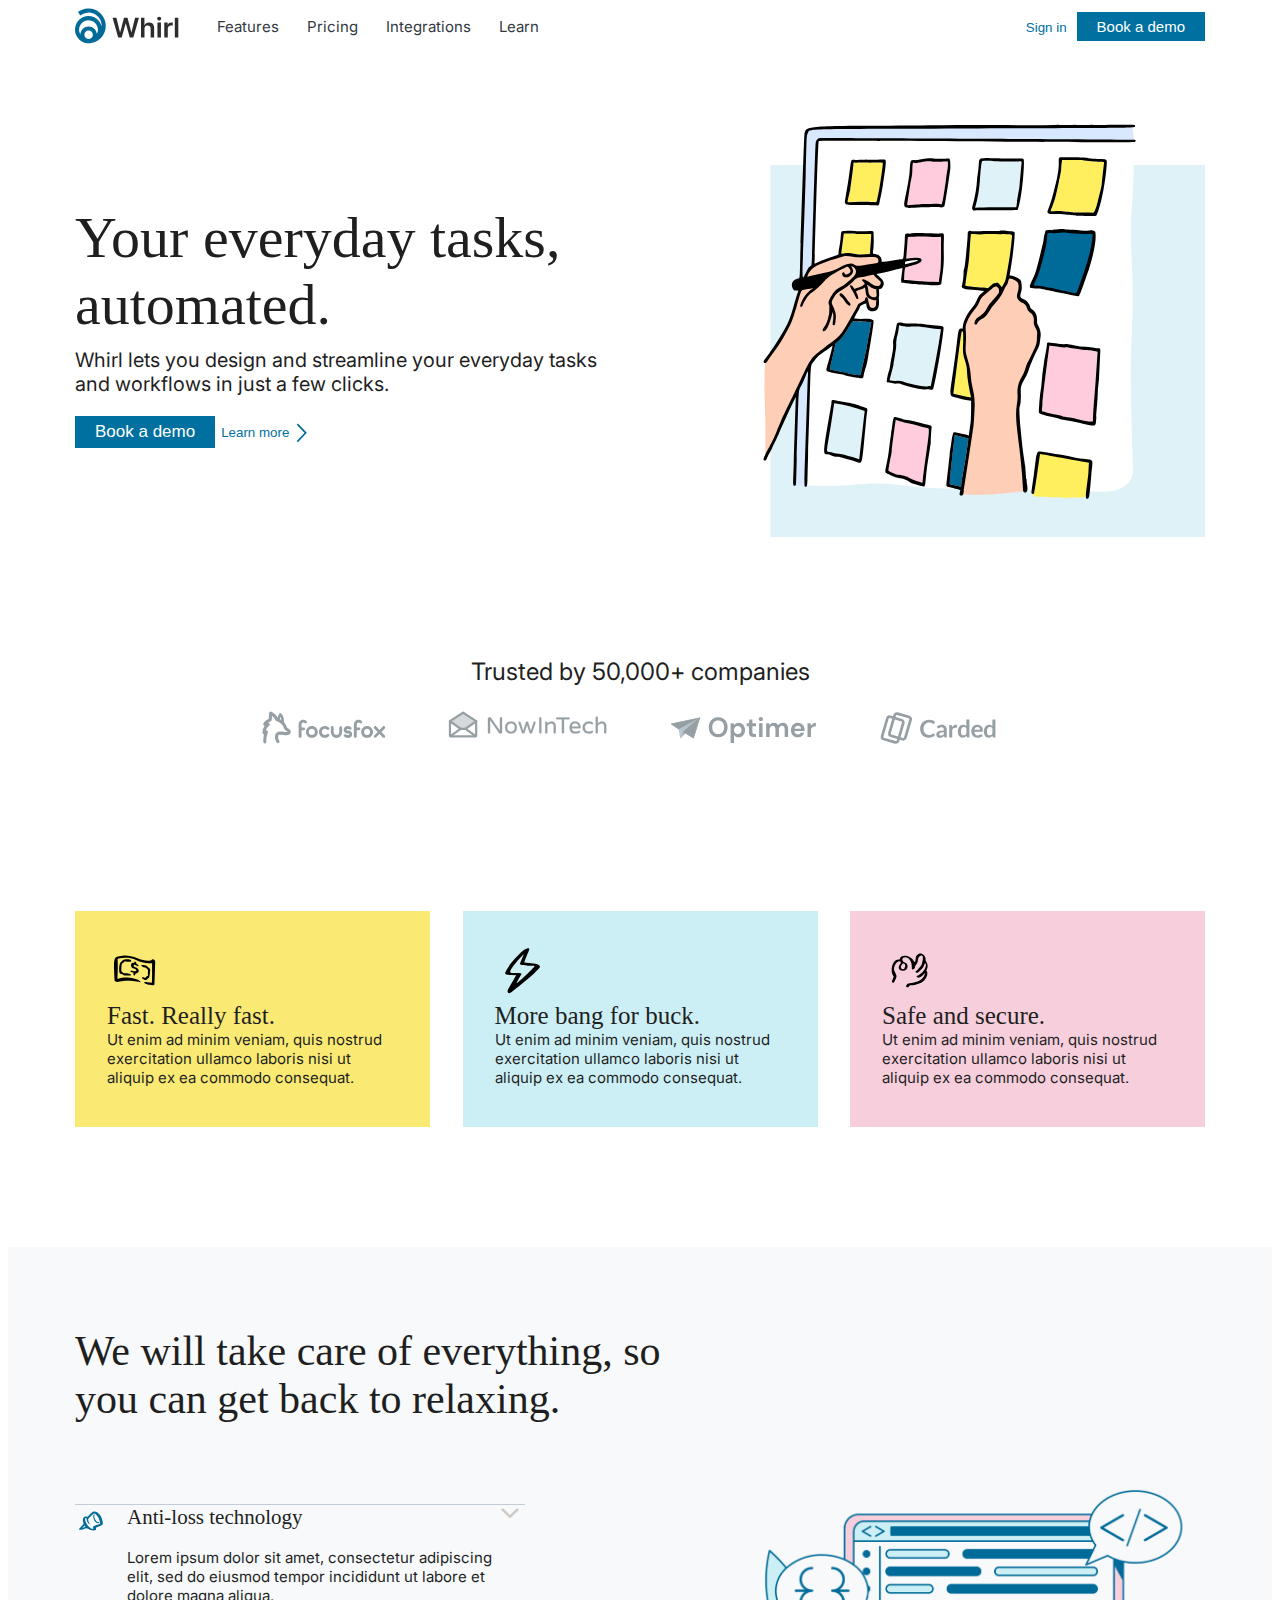
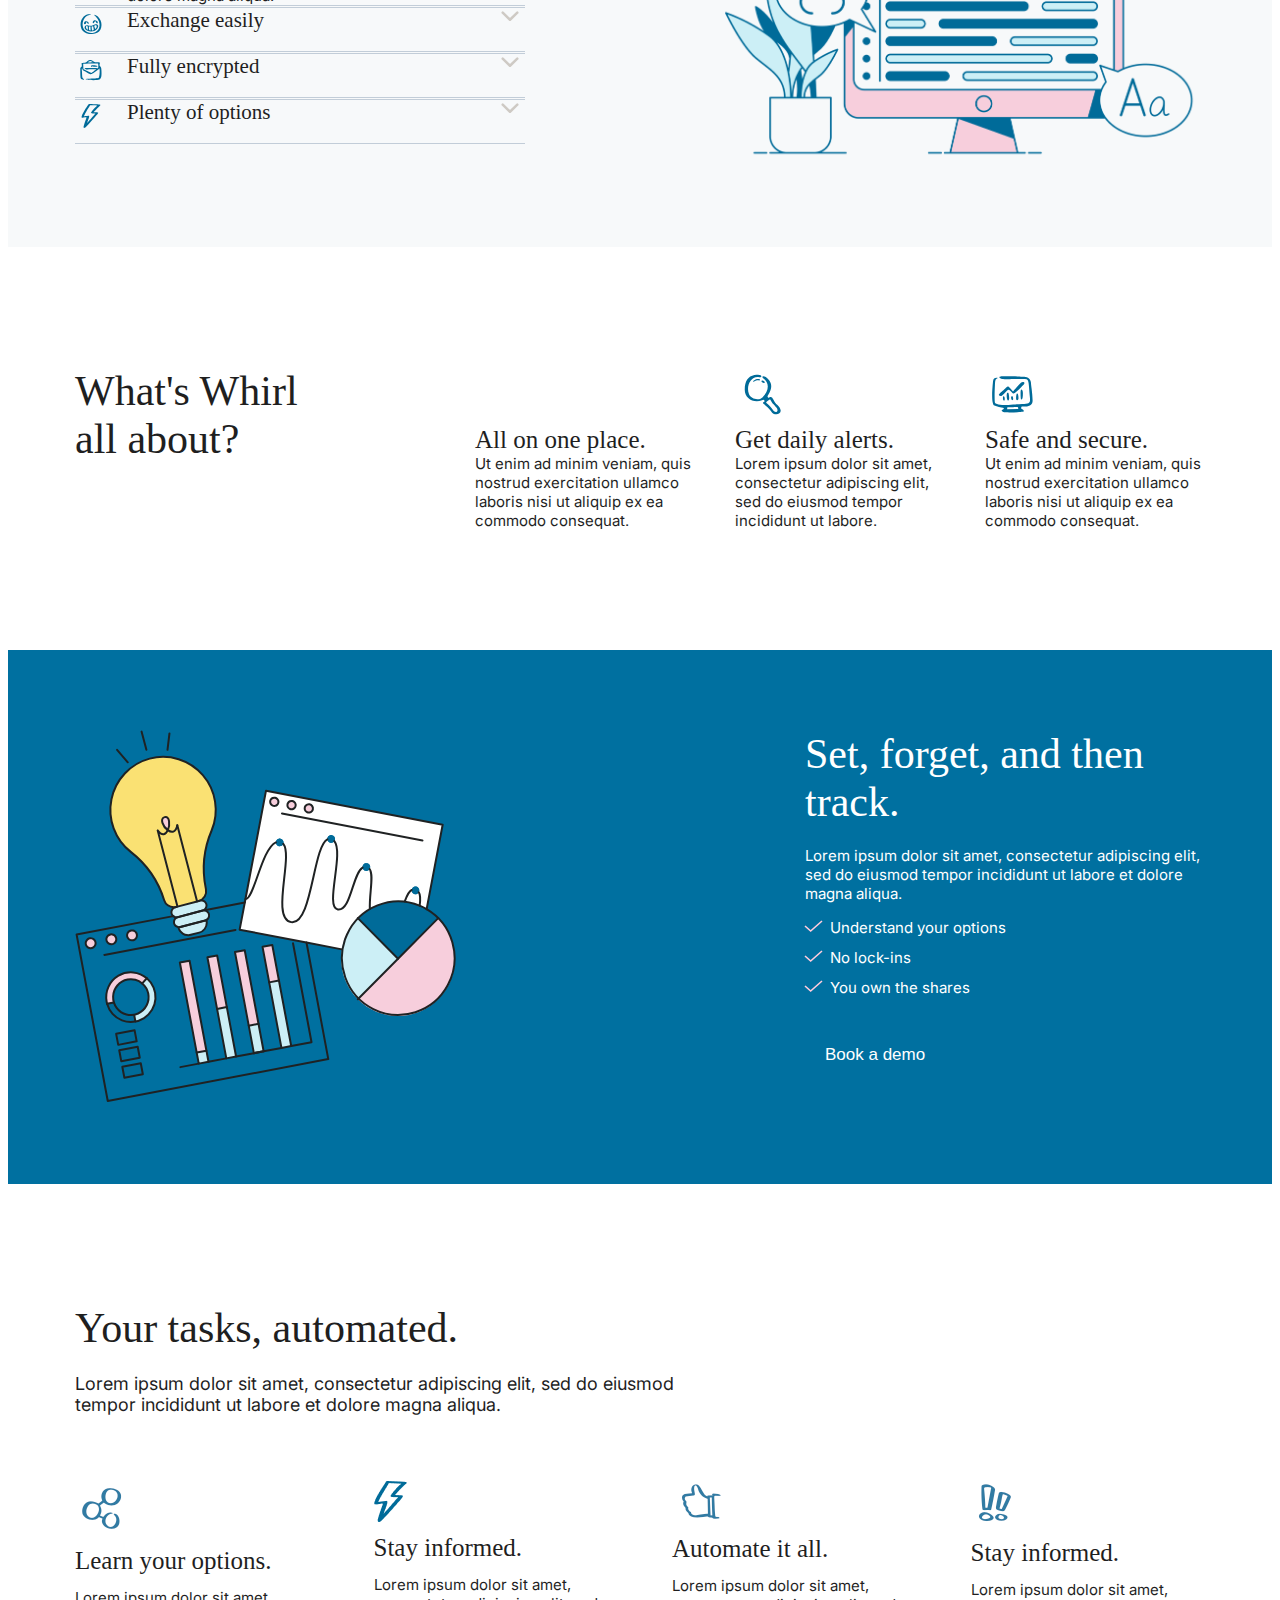
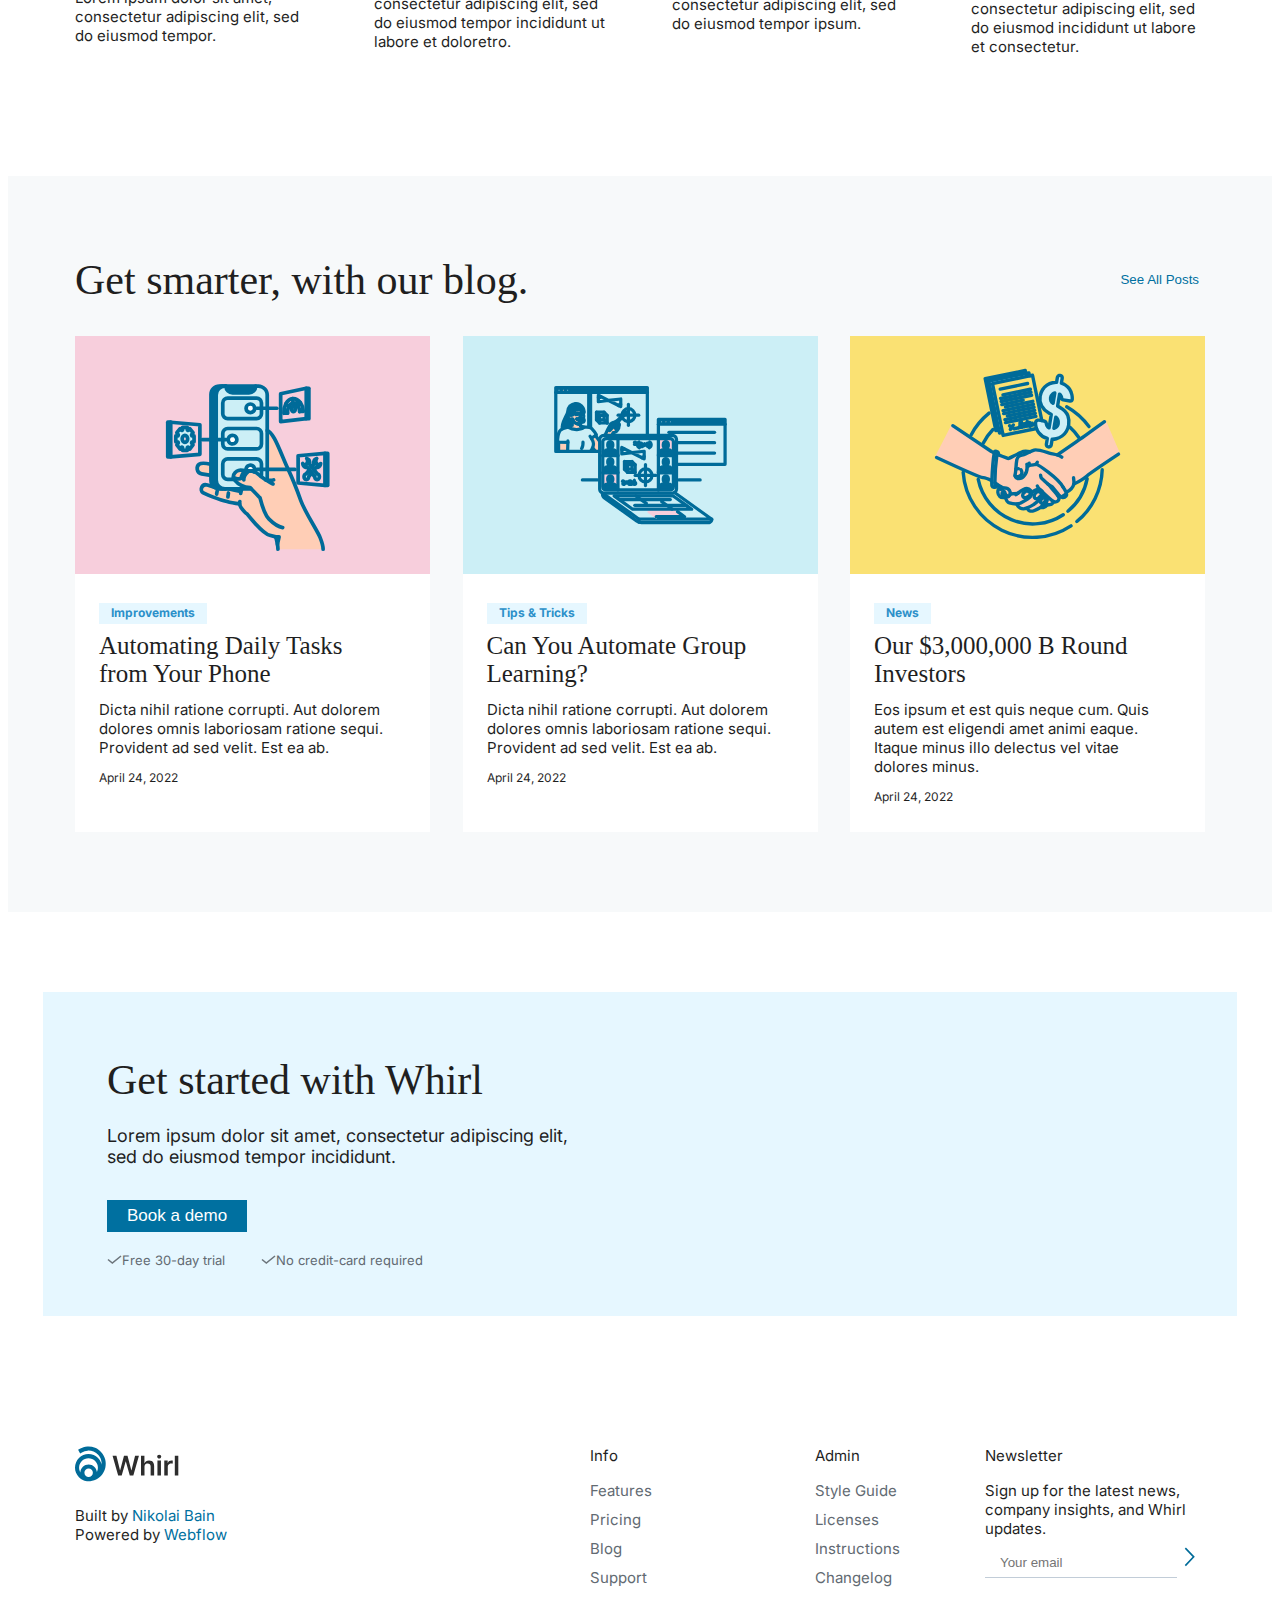
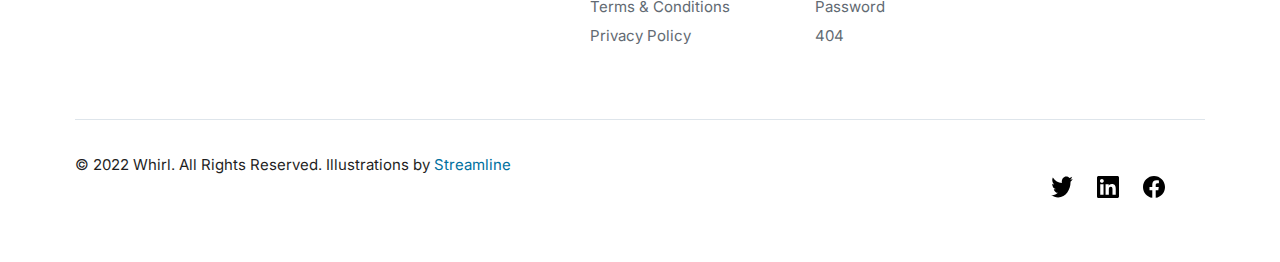
<file: index.html>
<!DOCTYPE html>
<html lang="en">
<head>
    <meta charset="UTF-8">
    <meta name="viewport" content="width=device-width, initial-scale=1.0">
    <title>Document</title>
    <link rel="stylesheet" href="style.css">
    <link rel="preconnect" href="https://fonts.googleapis.com">
    <link rel="preconnect" href="https://fonts.gstatic.com" crossorigin>
    <link href="https://fonts.googleapis.com/css2?family=Inter:ital,opsz,wght@0,14..32,100..900;1,14..32,100..900&display=swap" rel="stylesheet">
</head>
<body>
    <header class="container">
        <div class="left-flex">
            <img class="logo" src="assets/logo.svg" alt="Logo">
            <nav class="nav-flex">
                <a href="#features">Features</a>
                <a href="#pricing">Pricing</a>
                <a href="#integrations">Integrations</a>
                <a href="#learn">Learn</a>    
            </nav>
        </div>
        <div>
            <button class="sing-in">Sign in</button>
            <button class="demo">Book a demo</button>
        </div>
    </header>
    <main>
        <section class="main-info container" id="features">
            <div class="main-info-left">
                <h1>
                    Your everyday tasks, automated.
                </h1>
                <p class="main-info-text">
                    Whirl lets you design and 
                    streamline your everyday tasks and 
                    workflows in just a few clicks.
                </p>
                <div class="main-info-buttons">
                    <button class="demo">Book a demo</button>
                    <button class="sing-in">Learn more</button>
                    <img src="assets/arrow.svg">
                </div>
            </div>
            <img src="assets/mainimage.svg">
        </section>

        <section class="companies container" id="pricing">
            <p class="companies-text">Trusted by 50,000+ companies</p>
            <ul class="companies-list">
                <li><img src="assets/1.svg"></li>
                <li><img src="assets/nowintech.svg"></li>
                <li><img src="assets/optimer.svg"></li>
                <li><img src="assets/carded.svg"></li>
            </ul>
        </section>

        <section class="features container" id="integrations">
            <div class="features-fast">
                <img src="assets/banknote.svg">
                <h2>Fast. Really fast.</h2>
                <p>
                    Ut enim ad minim veniam, quis 
                    nostrud exercitation ullamco laboris 
                    nisi ut aliquip ex ea commodo consequat.
                </p>
            </div>
            <div class="features-buck">
                <img src="assets/buck.svg">
                <h2>More bang for buck.</h2>
                <p>
                    Ut enim ad minim veniam, quis 
                    nostrud exercitation ullamco laboris 
                    nisi ut aliquip ex ea commodo consequat.
                </p>
            </div>
            <div class="features-safe">
                <img src="assets/ok.svg">
                <h2>Safe and secure.</h2>
                <p>
                    Ut enim ad minim veniam, quis 
                    nostrud exercitation ullamco laboris 
                    nisi ut aliquip ex ea commodo consequat.
                </p>
            </div>
        </section>

        <section class="care" id="learn">
            <div class="container">
                <h4 class="care-title">
                    We will take care of everything,
                    so you can get back to relaxing.
                </h4>
                <div class="care-block">
                    <div class="care-block-list">
                        <div class="care-block-item">
                            <div class="care-block-item-left">
                                <img src="assets/pin.svg">
                                <div class="care-block-item-text">
                                    <h3>
                                        Anti-loss technology
                                    </h3>
                                    <p>
                                        Lorem ipsum dolor sit amet, 
                                        consectetur adipiscing elit, 
                                        sed do eiusmod tempor incididunt 
                                        ut labore et dolore magna aliqua.
                                    </p>
                                </div>
                            </div>
                            <button><img src="assets/arrow-down.svg"></button>
                        </div>
                        <div class="care-block-item">
                            <div  class="care-block-item-left">
                                <img src="assets/smile.svg">
                                <div class="care-block-item-text">
                                    <h3>
                                        Exchange easily
                                    </h3>
                                </div>
                            </div>
                            <button><img src="assets/arrow-down.svg"></button>
                        </div>
                        <div class="care-block-item">
                            <div class="care-block-item-left">
                                <img src="assets/mail.svg">
                                <div class="care-block-item-text">
                                    <h3>
                                        Fully encrypted
                                    </h3>
                                </div>
                            </div>
                            <button><img src="assets/arrow-down.svg"></button>
                        </div>
                        <div class="care-block-item">
                            <div class="care-block-item-left">
                                <img src="assets/lightning.svg">
                                <div class="care-block-item-text">
                                    <h3>
                                        Plenty of options
                                    </h3>
                                </div>
                            </div>
                            <button><img src="assets/arrow-down.svg"></button>
                        </div>
                    </div>
                    <img class = "care-block-img "src="assets/comp.png">
                </div>
            </div>
        </section>

        <section class="about container">
            <h4 class="about-title">What's Whirl all about?</h4>
        <div class="about-block">
            <div class="about-block-item">
                <h2>All on one place.</h2>
                <p>Ut enim ad minim veniam, quis nostrud exercitation ullamco laboris nisi ut aliquip ex ea commodo consequat.</p>
            </div>
            <div class="about-block-item">
                <img src="assets/loupe.svg" alt="Daily Alerts Icon">
                <h2>Get daily alerts.</h2>
                <p>Lorem ipsum dolor sit amet, consectetur adipiscing elit, sed do eiusmod tempor incididunt ut labore.</p>
            </div class="about-block-item">
            <div class="about-block-item">
                <img src="assets/graph.svg" alt="Secure Icon">
                <h2>Safe and secure.</h2>
                <p>Ut enim ad minim veniam, quis nostrud exercitation ullamco laboris nisi ut aliquip ex ea commodo consequat.</p>
            </div>
        </div>
        </section>
    
        <section class="track">
            <div class="container track-block">
            <img src="assets\track.svg">
            <div class="track-block-info">
            <h4>Set, forget, and then track.</h4>
            <p>Lorem ipsum dolor sit amet, consectetur adipiscing elit, sed do eiusmod tempor incididunt ut labore et dolore magna aliqua.</p>
            <ul class="track-block-list">
                <li>Understand your options</li>
                <li>No lock-ins</li>
                <li>You own the shares</li>
            </ul>
            <button class="demo">Book a demo</button>
            </div>
            </div>
        </section>
    
        <section class="automated container">
            <h4 class="automated-title">Your tasks, automated.</h4>
            <p class="automated-text">Lorem ipsum dolor sit amet, consectetur adipiscing elit, sed do eiusmod tempor incididunt ut labore et dolore magna aliqua.</p>
        <div class="automated-block">
            <div class="automated-block-item">
                <img src="assets/3bubbles.svg" alt="Options Icon">
                <h2>Learn your options.</h2>
                <p>Lorem ipsum dolor sit amet, consectetur adipiscing elit, sed do eiusmod tempor.</p>
            </div>
            <div class="automated-block-item">
                <img src="assets/another_lightning.png" alt="Informed Icon">
                <h2>Stay informed.</h2>
                <p>Lorem ipsum dolor sit amet, consectetur adipiscing elit, sed do eiusmod tempor incididunt ut labore et doloretro.</p>
            </div>
            <div class="automated-block-item">
                <img src="assets/like.svg" alt="Automate Icon">
                <h2>Automate it all.</h2>
                <p>Lorem ipsum dolor sit amet, consectetur adipiscing elit, sed do eiusmod tempor ipsum.</p>
            </div>
            <div class="automated-block-item">
                <img src="assets/doubl_mark.svg" alt="Secure Icon">
                <h2>Stay informed.</h2>
                <p>Lorem ipsum dolor sit amet, consectetur adipiscing elit, sed do eiusmod incididunt ut labore et consectetur.</p>
            </div>
        </div>
        </section>
    
        <section class="blog">
            <div class="container">
            <div class="blog-info">
                <h4>Get smarter, with our blog.</h4>
                <button class="sing-in">See All Posts</button>
            </div>
        <div class="blog-block">
            <div class="blog-block-item">
                <img src="assets/theme_1.svg" alt="Automating Daily Tasks">
                <div class="blog-block-item-info"> 
                    <h5>Improvements</h5>
                    <h2>Automating Daily Tasks from Your Phone</h2>
                    <p>Dicta nihil ratione corrupti. Aut dolorem dolores omnis laboriosam ratione sequi. Provident ad sed velit. Est ea ab.</p>
                    <p class="blog-date">April 24, 2022</p>
                </div>
            </div>
            <div class="blog-block-item">
                <img src="assets/theme_2.svg" alt="Can You Automate Group Learning?">
                <div class="blog-block-item-info">
                    <h5>Tips & Tricks</h5>
                    <h2>Can You Automate Group Learning?</h2>
                    <p>Dicta nihil ratione corrupti. Aut dolorem dolores omnis laboriosam ratione sequi. Provident ad sed velit. Est ea ab.</p>
                    <p class="blog-date">April 24, 2022</p>
                </div>
            </div>
            <div class="blog-block-item">
                <img src="assets/theme_3.svg" alt="Our $3,000,000 B Round Investors">
                <div class="blog-block-item-info">
                <h5>News</h5>
                <h2>Our $3,000,000 B Round Investors</h2>
                <p>Eos ipsum et est quis neque cum. Quis autem est eligendi amet animi eaque. Itaque minus illo delectus vel vitae dolores minus.</p>
                <p class="blog-date">April 24, 2022</p>
                </div>
            </div>
        </div>
    </div>
        </section>
    
        <section class="start container">
            <h4>Get started with Whirl</h4>
            <p class="start-text">Lorem ipsum dolor sit amet, consectetur adipiscing elit, sed do eiusmod tempor incididunt.</p>
            <button class="demo">Book a demo</button>
            <div class="start-items">
                <p>Free 30-day trial</p>
                <p>No credit-card required</p>
            </div>
        </section>
    </main>

        <footer class="container last">
            <div class="last-container-space-up">
                <div class="last-container-logo">
                    <img src="assets/logo.svg"> 
                    <p>Built by <a href="#" class="last-container-logo-links">Nikolai Bain</a></p>
                    <p>Powered by <a href="#" class="last-container-logo-links">Webflow</a></p>
                </div>
                <nav class="last-container-nav">
                    <h6>Info</h6>
                    <a href="#">Features</a>
                    <a href="#">Pricing</a>
                    <a href="#">Blog</a>
                    <a href="#">Support</a>
                    <a href="#">Terms & Conditions</a>
                    <a href="#">Privacy Policy</a>
                </nav>
                <nav class="last-container-nav">
                    <h6>Admin</h6>
                    <a href="#">Style Guide</a>
                    <a href="#">Licenses</a>
                    <a href="#">Instructions</a>
                    <a href="#">Changelog</a>
                    <a href="#">Password</a>
                    <a href="#">404</a>
                </nav>
                <div class="last-container-news">
                    <h6>Newsletter</h6>
                    <p>Sign up for the latest news, company insights, and Whirl updates.</p>
                    <input type="email" placeholder="Your email"><button></button>
                </div>
            </div>

            <div class="last-container-down">
                <p>© 2022 Whirl. All Rights Reserved. Illustrations by <a href="#" class="last-container-logo-links">Streamline</a></p>
                <div class="last-container-social">
                    <a href="https://x.com/" target="_blank"><img src="assets/Twitter.svg"></a>
                    <a href="https://ru.linkedin.com/" target="_blank"><img src="assets/in.svg"></a>
                    <a href="https://www.facebook.com/?locale=ru_RU" target="_blank"><img src="assets/Facebook.svg"></a>
                </div>
            </div>
        </footer>    
</body>
</html>
</file>
<file: style.css>
body {
    font-family: "Inter", sans-serif;
    font-size: 15px;
    color: #1F1F1F;
}
.container {
    max-width: 1130px;
    margin: 0 auto;
}
h1, h2, h3, h4, h5, h6, p{
    margin: 0;
}
header {
    display: flex;
    justify-content: space-between;
    align-items: center;
}
.left-flex {
    display: flex;
    align-items: center;
}
.logo {
    margin-right: 36px;
}
.nav-flex a {
    margin-right: 24px;
}
a {
    text-decoration: none;
    color: #33383F;
}
.sing-in {
    color: #0070A0;
    background: none;
    border: none;
}
.demo {
    color: #FFFFFF;
    background-color: #0070A0;
    padding: 6px 20px;
    border: none;
    font-size: 17px;
}
header .demo{
    font-size: 15px;
}
h1 {
    font-family: "Fraunces", serif;
    font-size: 58px;
    font-weight: 400;
    color: #1F1F1F;
}
.main-info-text {
    font-size: 20px;
    color: #1F1F1F;
    margin-top: 10px;
    margin-bottom: 20px;
}
.main-info-buttons {
    display: flex;
    align-items: center;
}
.main-info {
    display: flex;
    justify-content: space-between;
    align-items: center;
    margin: 70px auto 120px auto;
}
.main-info-left {
    width: 525px;
}
.companies-text {
    margin: 0 auto;
    width: fit-content;
    font-size: 24px;
    margin-bottom: 25px;
}
li {
    list-style-type: none;
}
.companies-list {
    display: flex;
    justify-content: center;
}
.companies-list li {
    margin-right: 62px;
}
.features {
    display: flex;
    justify-content: space-between;
    margin-top: 162px;
    margin-bottom: 120px;
}
.features div {
    padding: 32px 32px 40px 32px;
    width: 291px;
}
h2 {
    font-family: "Fraunces", serif;
    font-size: 25px;
    font-weight: 400;
}
.features-fast {
    background-color: #FAEA73;
}
.features-buck {
    background-color: #CCEFF6;
}
.features-safe {
     background-color: #F7CEDC;
}
.care {
    background-color: #F7F9FA;
    padding: 80px 0;
}
h4 {
    font-family: "Fraunces", serif;
    font-size: 42px;  
    font-weight: 400;
}
.care-title {
    width: 600px;
    margin: 0 auto 60px 0;
}
.care-block {
    display: flex;
    justify-content: space-between;
    align-items: center;
}
.care-block-item {
    display: flex;
    justify-content: space-between;
    align-items: start;
    border: 1px solid #C2CDD8;
    border-left-style: none;
    border-right-style: none;
    margin-bottom: 1px;
}
.care-block-item-left {
    display: flex;
    align-items: start;
}
.care-block-item-text {
    margin-left: 20px;
}
.care-block-item-text h3 {
    font-family: "Fraunces", serif;
    font-size: 21px;
    margin: 0 0 18px 0;
    font-weight: 400;
}
.care-block-list {
    width: 450px;
}
.care-block-item button{
    border: none;
    background: none;
}
.care-block-img{
    width: 480px;
}
.about-title{
    width: 260px;
    margin: 0;
}
.about{
    display: flex;
    justify-content: space-between;
    align-items: start;
    margin: 120px auto;
}
.about-block{
    display: flex;
    justify-content: space-between;
    align-items: end;
}
.about-block-item{
    width: 220px;
}
.about-block-item:nth-child(2){
    margin: 0 30px 0 40px;
}
.track{
    background-color: #0070A0;
    padding: 80px 0;
    color: white;
}
.track-block{
    display: flex;
    justify-content: space-between;
}
.track-block-info{
    width: 400px;
}
.track-block-info h4{
    margin: 0 0 20px 0;
}
.track-block-list{
    padding-left: 25px;
}
.track-block-list li{
    list-style-image: url(assets/mark.svg);
}
.track-block-list li:nth-child(2){
    margin: 11px 0;
}
.track-block-info button{
    margin-top: 27px;
}
.automated-title{
    margin: 120px 0 21px 0;
}
.automated-text{
    width: 640px;
    font-size: 18px;
}
.automated-block{
    display: flex;
    justify-content: space-between;
    align-items: start;
    margin: 65px 0 120px 0;
}
.automated-block-item{
    width: 234.5px;
}
.automated-block-item h2{
    margin: 7px 0 13px 0;
}
.blog{
    background-color: #F7F9FA;
    padding: 80px 0;
}
.blog-info{
    display: flex;
    justify-content: space-between;
    margin-bottom: 32px;
}
.blog-block{
    display: flex;
    justify-content: space-between;
}
.blog-block-item{
    width: 355px;
    background-color: #FFFFFF;
}
.blog-block-item-info{
    padding: 25px 0 28px 24px;
    width: 288px;
}
.blog-block-item-info h5{
    color: #2C90C9;
    background-color: #E6F7FF;
    padding: 2px 12px 4px 12px;
    font-size: 12px;
    width: fit-content;
}
.blog-block-item-info h2{
    margin: 8px 0 12px 0;
}
.blog-date{
    font-size: 12px;
    margin-top: 13px;
}
.start{
    background-color: #E6F7FF;
    padding: 64px 0 48px 64px;
    margin-top: 80px;
}
.start-text{
    font-size: 18px;
    margin: 21px 0 33px 0;
    width: 480px;
}
.start-items{
    display: flex;
    margin-top: 20px;
}
.start-items p{
    color: #626A72;
    font-size: 13px;
    margin-right: 36px;
}
.start-items p::before{
    content: url(assets/last_mark.svg);
}
.last-container-space-up{
    margin: 130px 0 64px 0;
    display: flex;
    justify-content: space-between;
}
.last-container-logo{
    width: 430px;
}
.last-container-logo-links{
    color: #0070A0;
}
.last-container-logo p{
    margin: 0;
}
.last-container-logo img{
    margin-bottom: 19px;
}
.last-container-nav a{
    display: block;
    color: #626A72;
    margin-bottom: 10px;
}
h6{
    margin-bottom: 16px;
    font-size: 15px;
    font-weight: 400;
}
.last-container-news{
    width: 220px;
}
.last-container-news input{
    border: none;
    outline: none;
    border-bottom: 1px solid #C2CDD8;
    padding: 17px 0 7px 15px;
}
.last-container-news button::after{
    content: url(assets/arrow.svg);
}
.last-container-news button{
    border: none;
    background: none;
}
.last-container-down{
    padding: 35px 0 32px 0;
    border-top: 1px solid #DEE5EB;
    display: flex;
    justify-content: space-between;
}
.last-container-social a{
    margin-right: 20px;
}
.last-container-logo-links{
    color: #0070A0;
}
.last-container-social{
    padding: 20px;
}
</file>
